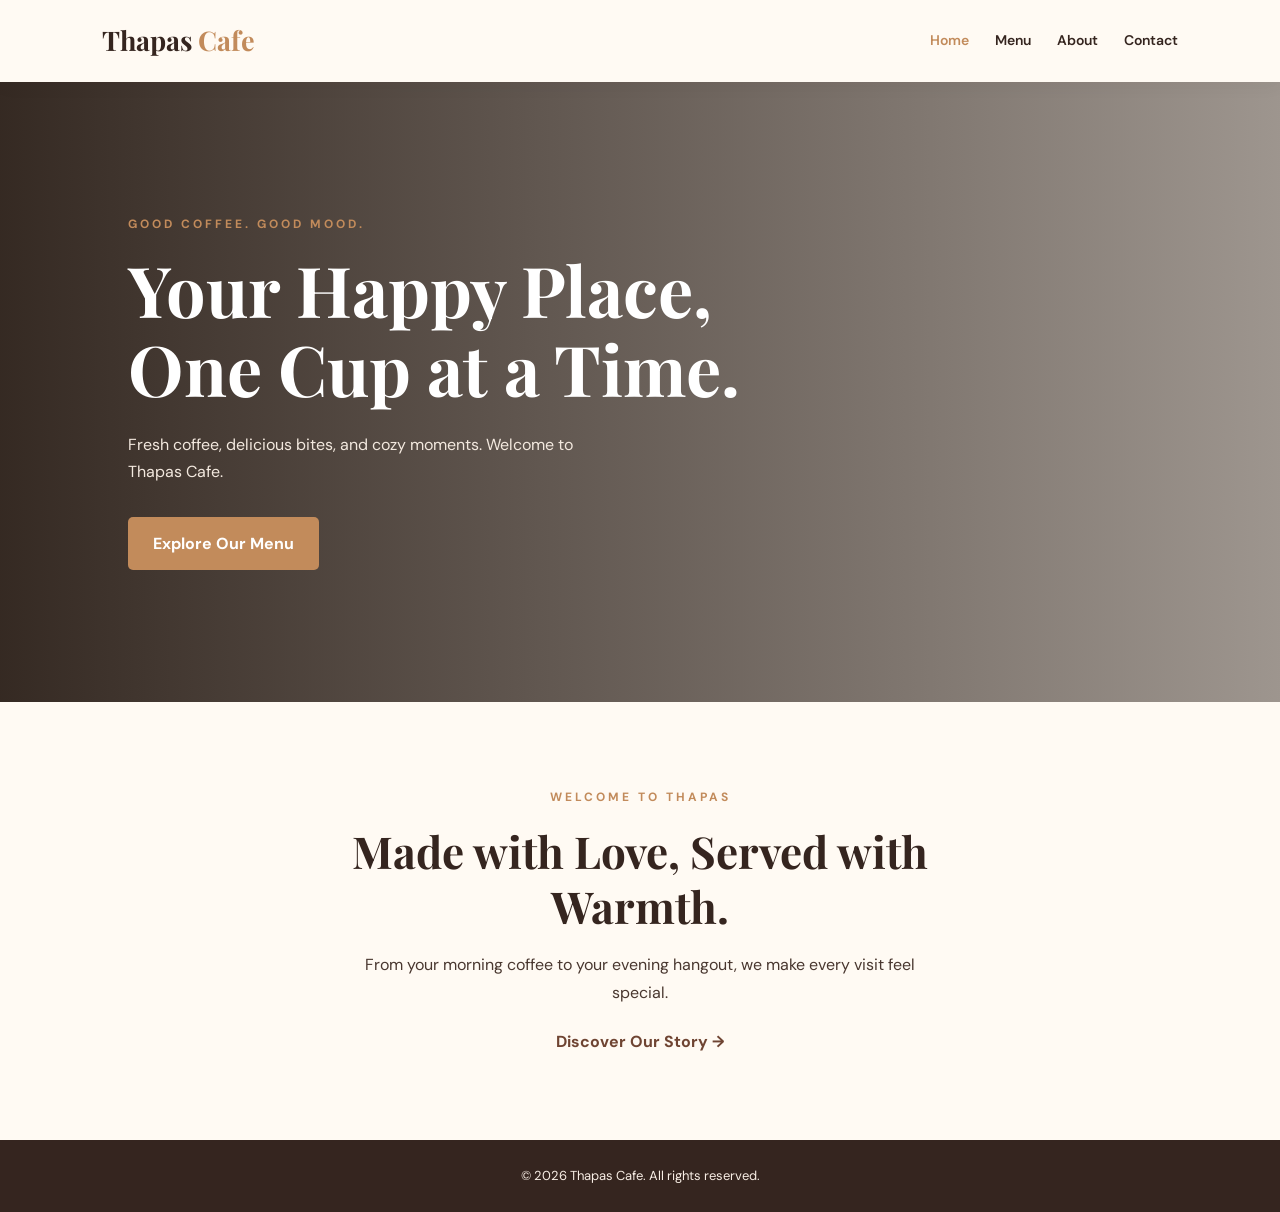
<file: index.html>
<!DOCTYPE html>
<html lang="en">
<head>
    <meta charset="UTF-8">

    <meta name="viewport" content="width=device-width, initial-scale=1.0">

    <title>Thapas Cafe | Cafe in Mundra</title>

    <meta name="description" content="Discover Thapas Cafe, a welcoming cafe in Mundra. Explore our menu, discover delicious food and beverages, and learn more about us.">

    <link rel="stylesheet" href="style.css">
</head>

<body>

    <!-- Navigation Bar -->
    <header class="navbar">
        <a href="index.html" class="logo">
            Thapas<span> Cafe</span>
        </a>

        <nav>
            <a href="index.html" class="active">Home</a>
            <a href="menu.html">Menu</a>
            <a href="about.html">About</a>
            <a href="contact.html">Contact</a>
        </nav>
    </header>

    <!-- Hero Section -->
    <main>
        <section class="hero">
            <div class="hero-content">
                <p class="eyebrow">GOOD COFFEE. GOOD MOOD.</p>

                <h1>
                    Your Happy Place,<br>
                    One Cup at a Time.
                </h1>

                <p class="hero-text">
                    Fresh coffee, delicious bites, and cozy moments.
                    Welcome to Thapas Cafe.
                </p>

                <a href="menu.html" class="btn">
                    Explore Our Menu
                </a>
            </div>
        </section>

        <!-- Welcome Section -->
        <section class="welcome">
            <p class="eyebrow">WELCOME TO THAPAS</p>

            <h2>Made with Love, Served with Warmth.</h2>

            <p>
                From your morning coffee to your evening hangout,
                we make every visit feel special.
            </p>

            <a href="about.html" class="text-link">
                Discover Our Story →
            </a>
        </section>
    </main>

    <!-- Footer -->
    <footer>
        <p>© 2026 Thapas Cafe. All rights reserved.</p>
    </footer>

</body>
</html>
</file>
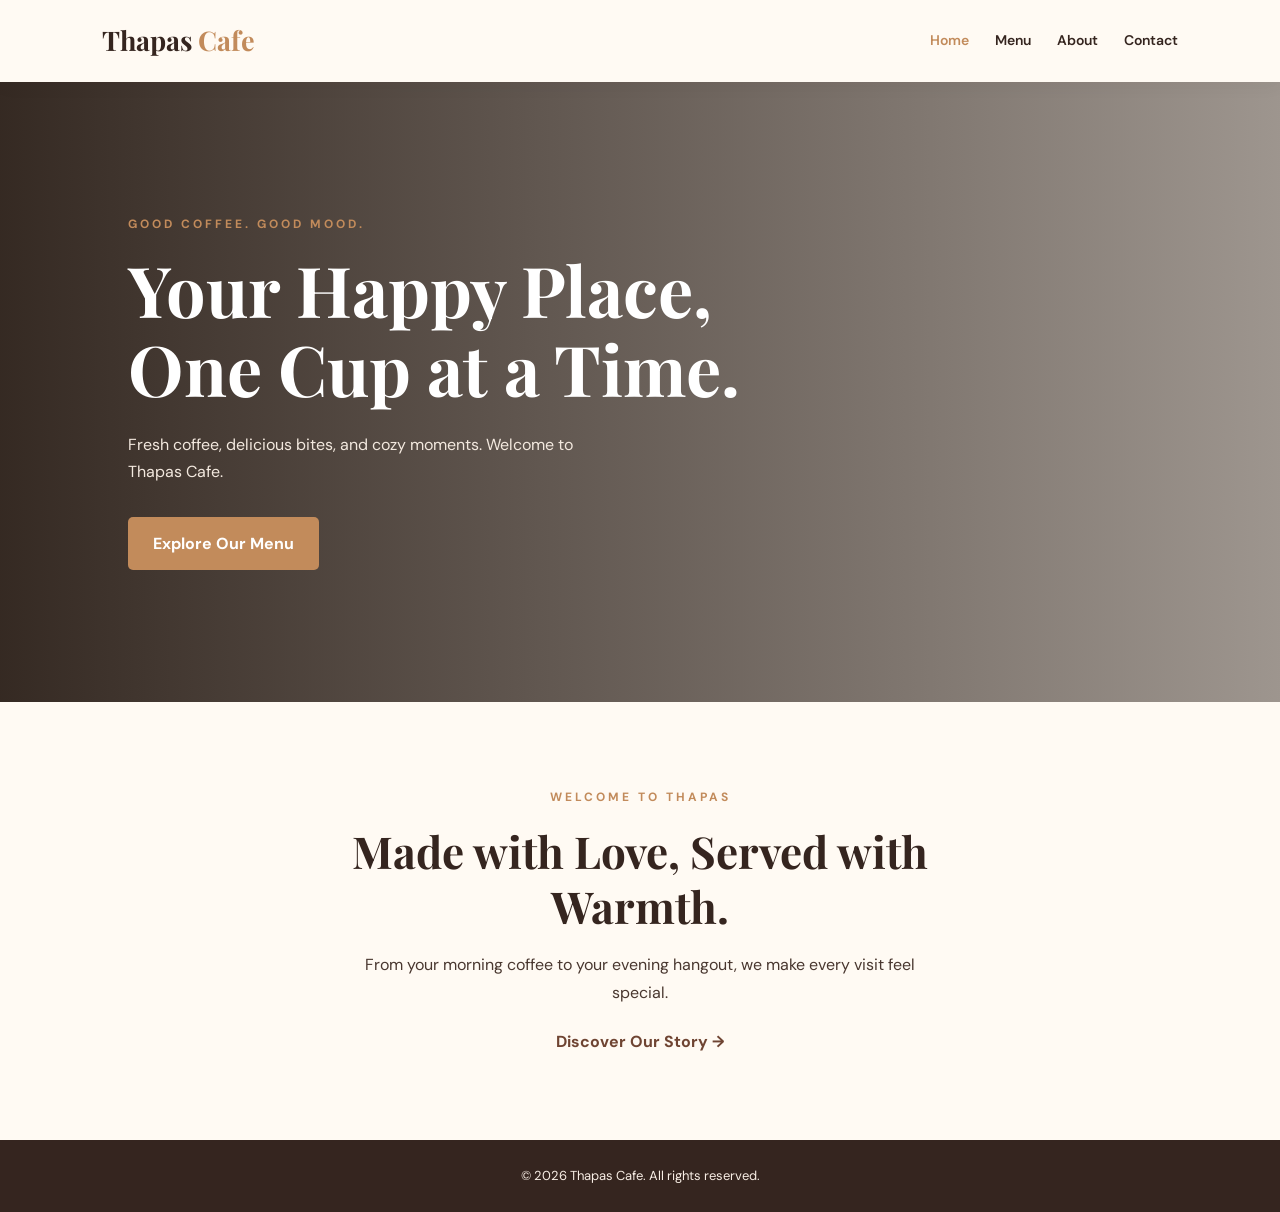
<file: Thapa's Cafe/index.html>
<!DOCTYPE html>
<html lang="en">
<head>
    <meta charset="UTF-8">
    <meta name="viewport" content="width=device-width, initial-scale=1.0">
    <title>Thapas Cafe | Home</title>
    <link rel="stylesheet" href="style.css">
</head>

<body>

    <!-- Navigation Bar -->
    <header class="navbar">
        <a href="index.html" class="logo">
            Thapas<span> Cafe</span>
        </a>

        <nav>
            <a href="index.html" class="active">Home</a>
            <a href="menu.html">Menu</a>
            <a href="about.html">About</a>
            <a href="contact.html">Contact</a>
        </nav>
    </header>

    <!-- Hero Section -->
    <main>
        <section class="hero">
            <div class="hero-content">
                <p class="eyebrow">GOOD COFFEE. GOOD MOOD.</p>

                <h1>
                    Your Happy Place,<br>
                    One Cup at a Time.
                </h1>

                <p class="hero-text">
                    Fresh coffee, delicious bites, and cozy moments.
                    Welcome to Thapas Cafe.
                </p>

                <a href="menu.html" class="btn">
                    Explore Our Menu
                </a>
            </div>
        </section>

        <!-- Welcome Section -->
        <section class="welcome">
            <p class="eyebrow">WELCOME TO THAPAS</p>

            <h2>Made with Love, Served with Warmth.</h2>

            <p>
                From your morning coffee to your evening hangout,
                we make every visit feel special.
            </p>

            <a href="about.html" class="text-link">
                Discover Our Story →
            </a>
        </section>
    </main>

    <!-- Footer -->
    <footer>
        <p>© 2026 Thapas Cafe. All rights reserved.</p>
    </footer>

</body>
</html>
</file>
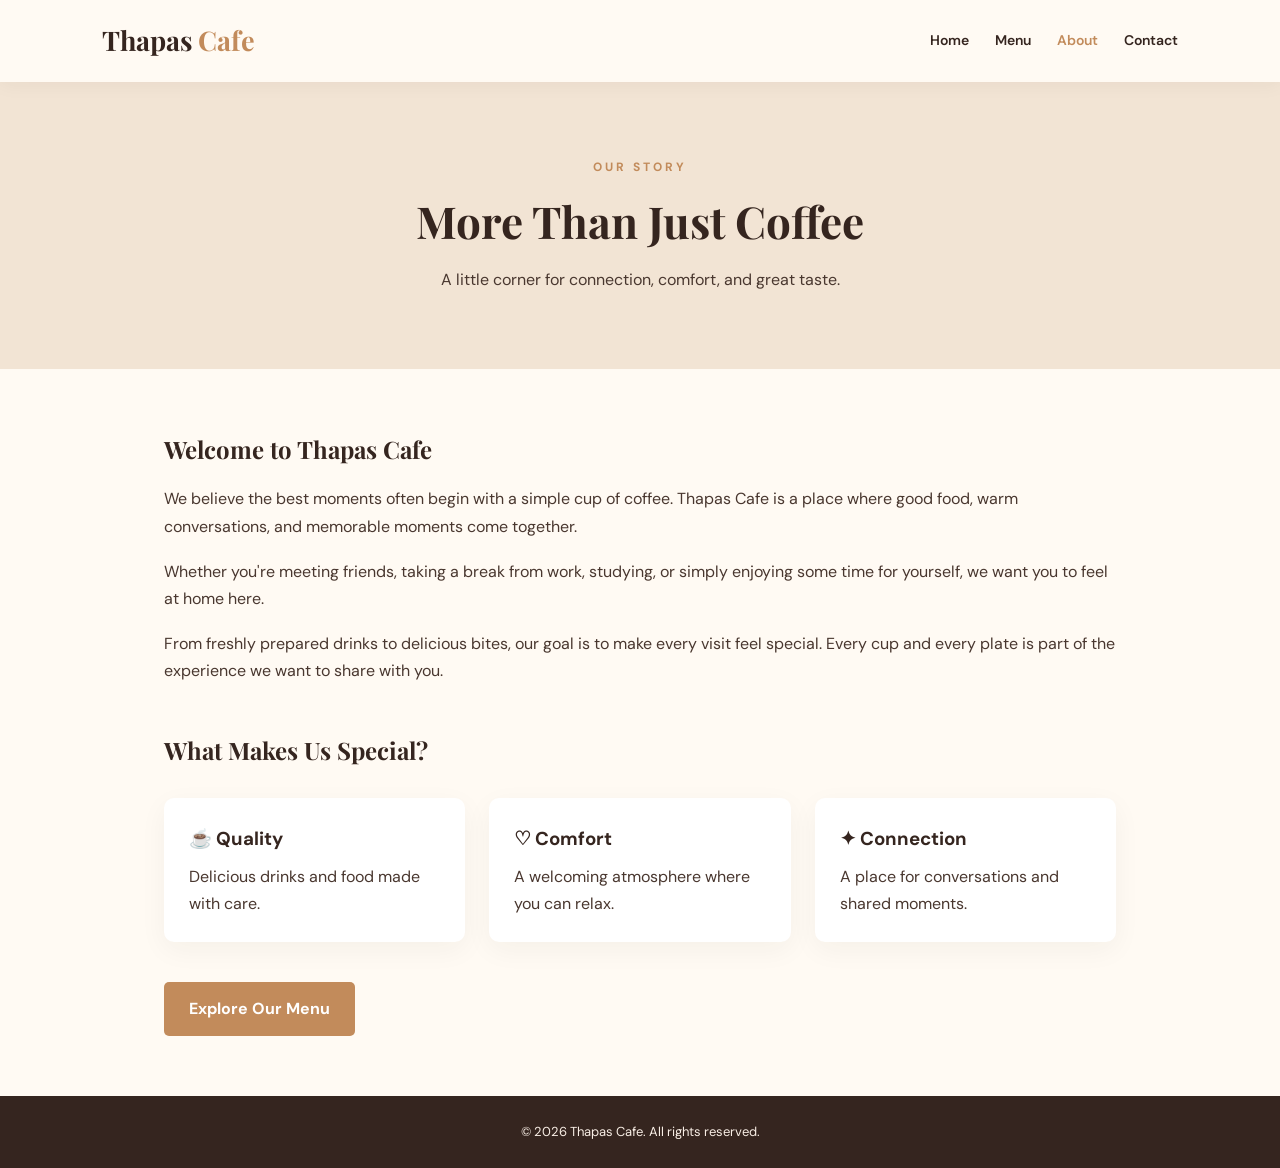
<file: about.html>
<!DOCTYPE html>
<html lang="en">
<head>
    <meta charset="UTF-8">

    <meta name="viewport" content="width=device-width, initial-scale=1.0">

    <title>About Us | Thapas Cafe Mundra</title>

    <meta name="description" content="Get to know Thapas Cafe in Mundra. Discover our story, our passion for good food and coffee, and the welcoming atmosphere we aim to create.">

    <link rel="stylesheet" href="style.css">
</head>
<body>

    <!-- Navigation Bar -->
    <header class="navbar">
        <a href="index.html" class="logo">
            Thapas<span> Cafe</span>
        </a>

        <nav>
            <a href="index.html">Home</a>
            <a href="menu.html">Menu</a>
            <a href="about.html" class="active">About</a>
            <a href="contact.html">Contact</a>
        </nav>
    </header>

    <!-- Page Heading -->
    <section class="page-hero">
        <p class="eyebrow">OUR STORY</p>
        <h1>More Than Just Coffee</h1>
        <p>A little corner for connection, comfort, and great taste.</p>
    </section>

    <!-- About Content -->
    <main class="page-content">

        <h2>Welcome to Thapas Cafe</h2>

        <p>
            We believe the best moments often begin with a simple
            cup of coffee. Thapas Cafe is a place where good food,
            warm conversations, and memorable moments come together.
        </p>

        <p style="margin-top: 18px;">
            Whether you're meeting friends, taking a break from work,
            studying, or simply enjoying some time for yourself,
            we want you to feel at home here.
        </p>

        <p style="margin-top: 18px;">
            From freshly prepared drinks to delicious bites,
            our goal is to make every visit feel special.
            Every cup and every plate is part of the experience
            we want to share with you.
        </p>

        <!-- Our Values -->
        <section style="margin-top: 45px;">
            <h2>What Makes Us Special?</h2>

            <div class="menu-grid">

                <article class="menu-card">
                    <h3>☕ Quality</h3>
                    <p>
                        Delicious drinks and food made with care.
                    </p>
                </article>

                <article class="menu-card">
                    <h3>♡ Comfort</h3>
                    <p>
                        A welcoming atmosphere where you can relax.
                    </p>
                </article>

                <article class="menu-card">
                    <h3>✦ Connection</h3>
                    <p>
                        A place for conversations and shared moments.
                    </p>
                </article>

            </div>
        </section>

        <!-- Menu Button -->
        <div style="margin-top: 40px;">
            <a href="menu.html" class="btn">
                Explore Our Menu
            </a>
        </div>

    </main>

    <!-- Footer -->
    <footer>
        <p>© 2026 Thapas Cafe. All rights reserved.</p>
    </footer>

</body>
</html>
</file>
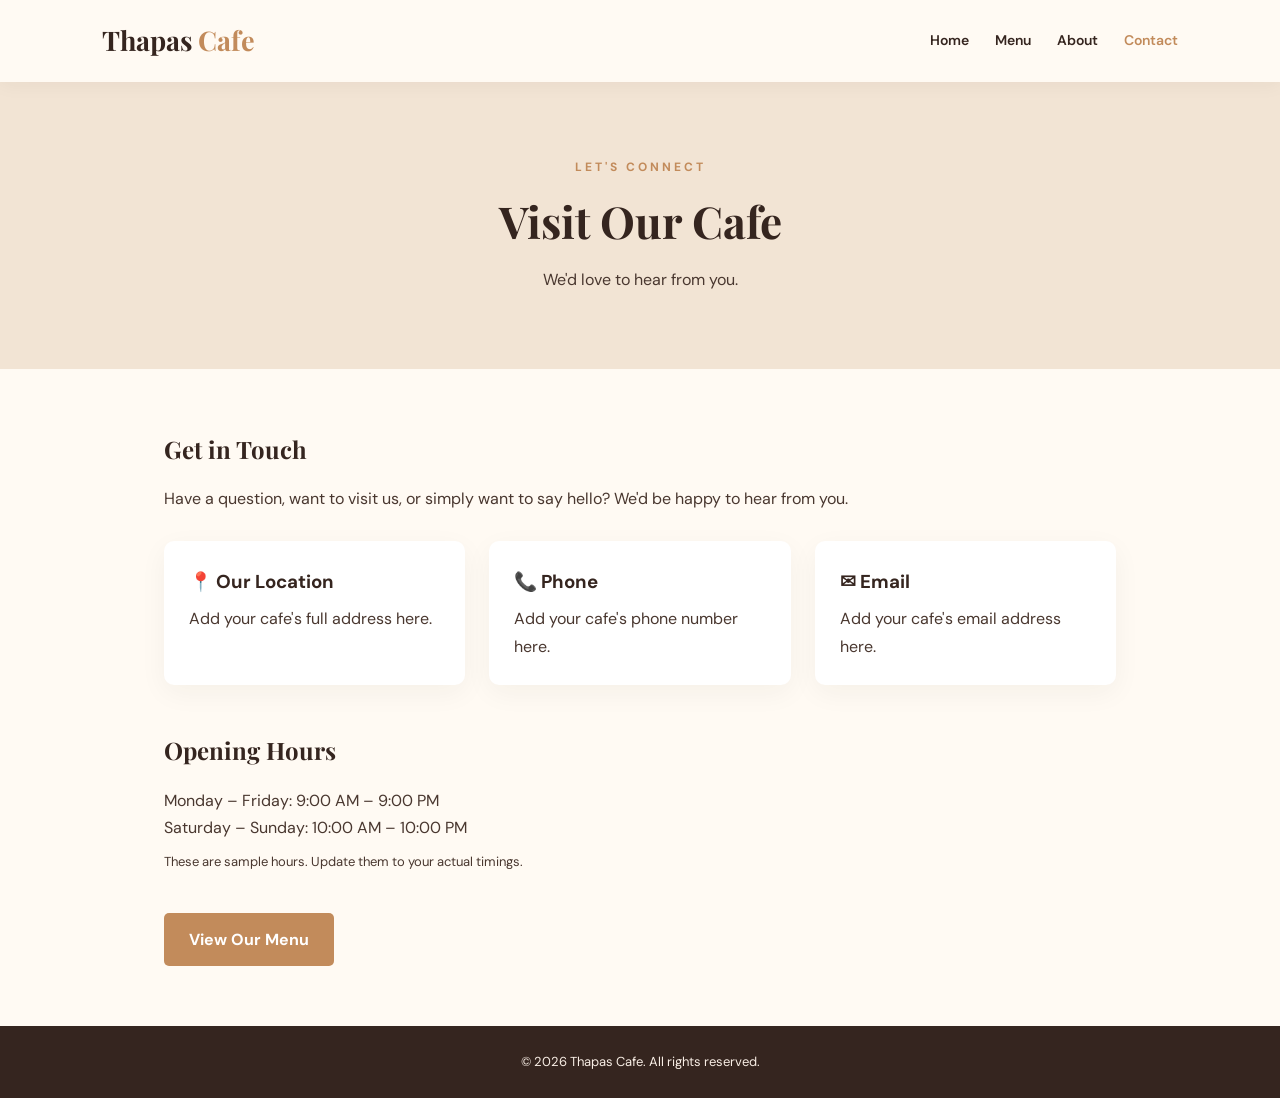
<file: contact.html>
<!DOCTYPE html>
<html lang="en">
<head>
    <meta charset="UTF-8">

    <meta name="viewport" content="width=device-width, initial-scale=1.0">

    <title>Contact Us | Thapas Cafe Mundra</title>

    <meta name="description" content="Find Thapas Cafe in Mundra. Get directions, explore our contact information and check our opening hours before your visit.">

    <link rel="stylesheet" href="style.css">
</head>
<body>

    <!-- Navigation Bar -->
    <header class="navbar">
        <a href="index.html" class="logo">
            Thapas<span> Cafe</span>
        </a>

        <nav>
            <a href="index.html">Home</a>
            <a href="menu.html">Menu</a>
            <a href="about.html">About</a>
            <a href="contact.html" class="active">Contact</a>
        </nav>
    </header>

    <!-- Page Heading -->
    <section class="page-hero">
        <p class="eyebrow">LET'S CONNECT</p>
        <h1>Visit Our Cafe</h1>
        <p>We'd love to hear from you.</p>
    </section>

    <!-- Contact Information -->
    <main class="page-content">

        <h2>Get in Touch</h2>

        <p>
            Have a question, want to visit us, or simply want to say hello?
            We'd be happy to hear from you.
        </p>

        <div class="menu-grid">

            <article class="menu-card">
                <h3>📍 Our Location</h3>
                <p>Add your cafe's full address here.</p>
            </article>

            <article class="menu-card">
                <h3>📞 Phone</h3>
                <p>Add your cafe's phone number here.</p>
            </article>

            <article class="menu-card">
                <h3>✉ Email</h3>
                <p>Add your cafe's email address here.</p>
            </article>

        </div>

        <!-- Opening Hours -->
        <section style="margin-top: 45px;">
            <h2>Opening Hours</h2>

            <p>Monday – Friday: 9:00 AM – 9:00 PM</p>
            <p>Saturday – Sunday: 10:00 AM – 10:00 PM</p>

            <p style="font-size: 13px; margin-top: 10px;">
                These are sample hours. Update them to your actual timings.
            </p>
        </section>

        <!-- Navigation Buttons -->
        <div style="margin-top: 40px;">
            <a href="menu.html" class="btn">
                View Our Menu
            </a>
        </div>

    </main>

    <!-- Footer -->
    <footer>
        <p>© 2026 Thapas Cafe. All rights reserved.</p>
    </footer>

</body>
</html>
</file>
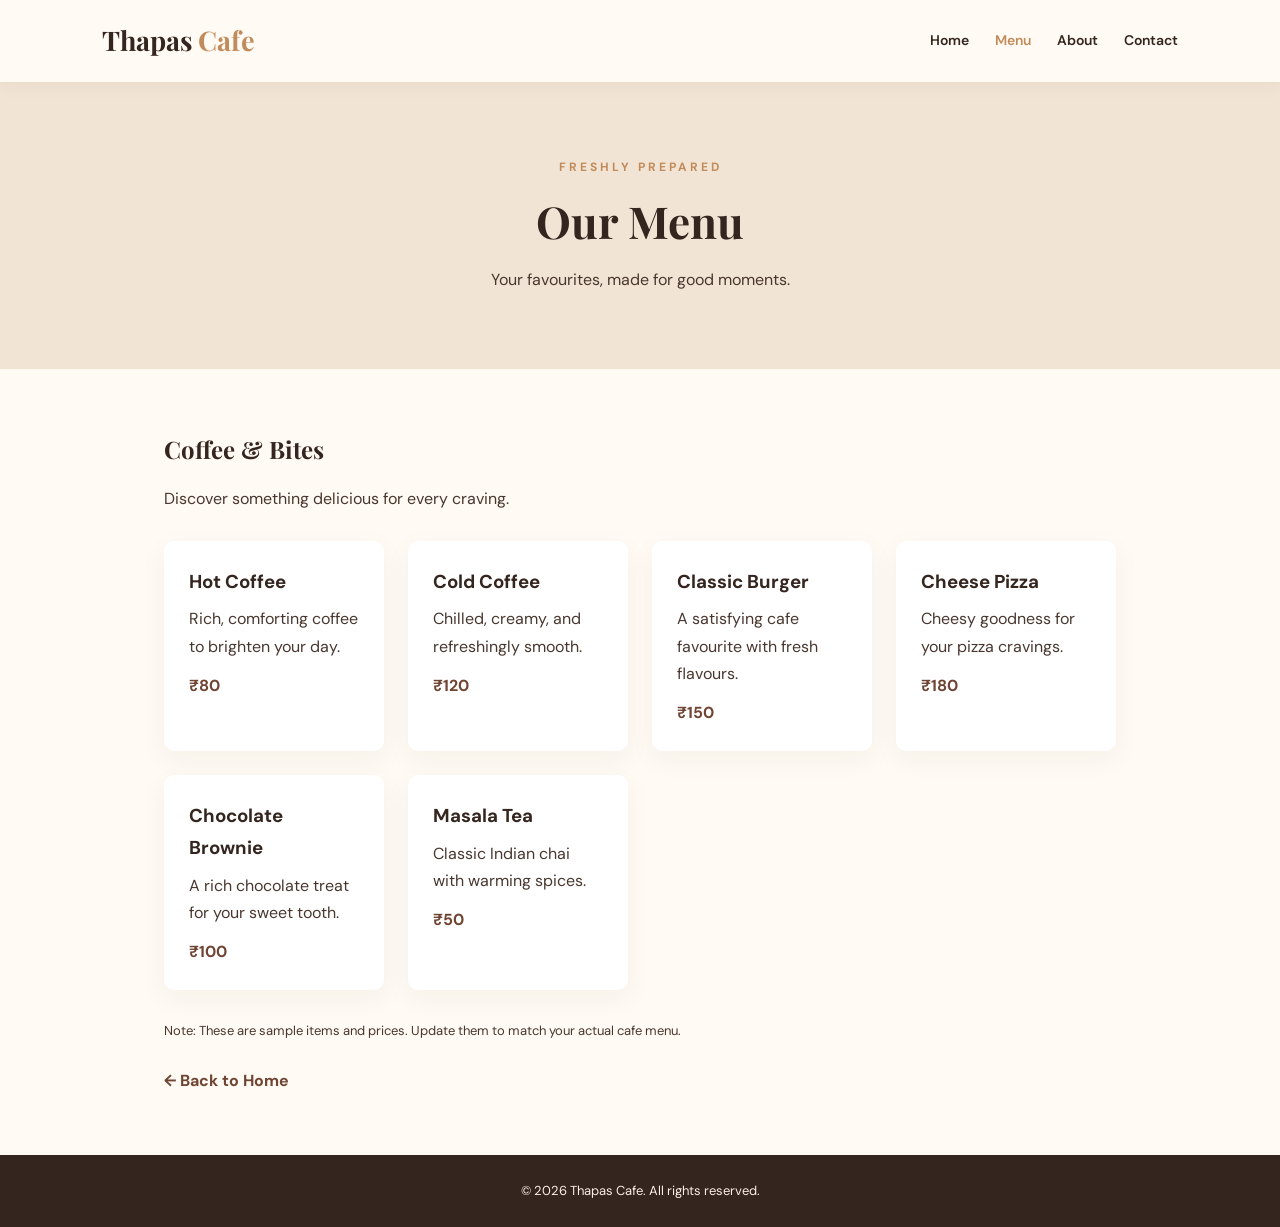
<file: menu.html>
<!DOCTYPE html>
<html lang="en">
<head>
    <meta charset="UTF-8">

    <meta name="viewport" content="width=device-width, initial-scale=1.0">

    <title>Menu | Thapas Cafe Mundra</title>

    <meta name="description" content="Explore the Thapas Cafe menu in Mundra, featuring coffee, refreshing beverages, delicious burgers, pizza, desserts and more.">

    <link rel="stylesheet" href="style.css">
</head>

<body>

    <!-- Navigation Bar -->
    <header class="navbar">
        <a href="index.html" class="logo">
            Thapas<span> Cafe</span>
        </a>

        <nav>
            <a href="index.html">Home</a>
            <a href="menu.html" class="active">Menu</a>
            <a href="about.html">About</a>
            <a href="contact.html">Contact</a>
        </nav>
    </header>

    <!-- Menu Page Heading -->
    <section class="page-hero">
        <p class="eyebrow">FRESHLY PREPARED</p>
        <h1>Our Menu</h1>
        <p>Your favourites, made for good moments.</p>
    </section>

    <!-- Menu Items -->
    <main class="page-content">

        <h2>Coffee & Bites</h2>
        <p>Discover something delicious for every craving.</p>

        <div class="menu-grid">

            <article class="menu-card">
                <h3>Hot Coffee</h3>
                <p>Rich, comforting coffee to brighten your day.</p>
                <p class="price">₹80</p>
            </article>

            <article class="menu-card">
                <h3>Cold Coffee</h3>
                <p>Chilled, creamy, and refreshingly smooth.</p>
                <p class="price">₹120</p>
            </article>

            <article class="menu-card">
                <h3>Classic Burger</h3>
                <p>A satisfying cafe favourite with fresh flavours.</p>
                <p class="price">₹150</p>
            </article>

            <article class="menu-card">
                <h3>Cheese Pizza</h3>
                <p>Cheesy goodness for your pizza cravings.</p>
                <p class="price">₹180</p>
            </article>

            <article class="menu-card">
                <h3>Chocolate Brownie</h3>
                <p>A rich chocolate treat for your sweet tooth.</p>
                <p class="price">₹100</p>
            </article>

            <article class="menu-card">
                <h3>Masala Tea</h3>
                <p>Classic Indian chai with warming spices.</p>
                <p class="price">₹50</p>
            </article>

        </div>

        <p style="margin-top: 30px; font-size: 13px;">
            Note: These are sample items and prices.
            Update them to match your actual cafe menu.
        </p>

        <p style="margin-top: 25px;">
            <a href="index.html" class="text-link">
                ← Back to Home
            </a>
        </p>

    </main>

    <!-- Footer -->
    <footer>
        <p>© 2026 Thapas Cafe. All rights reserved.</p>
    </footer>

</body>
</html>
</file>
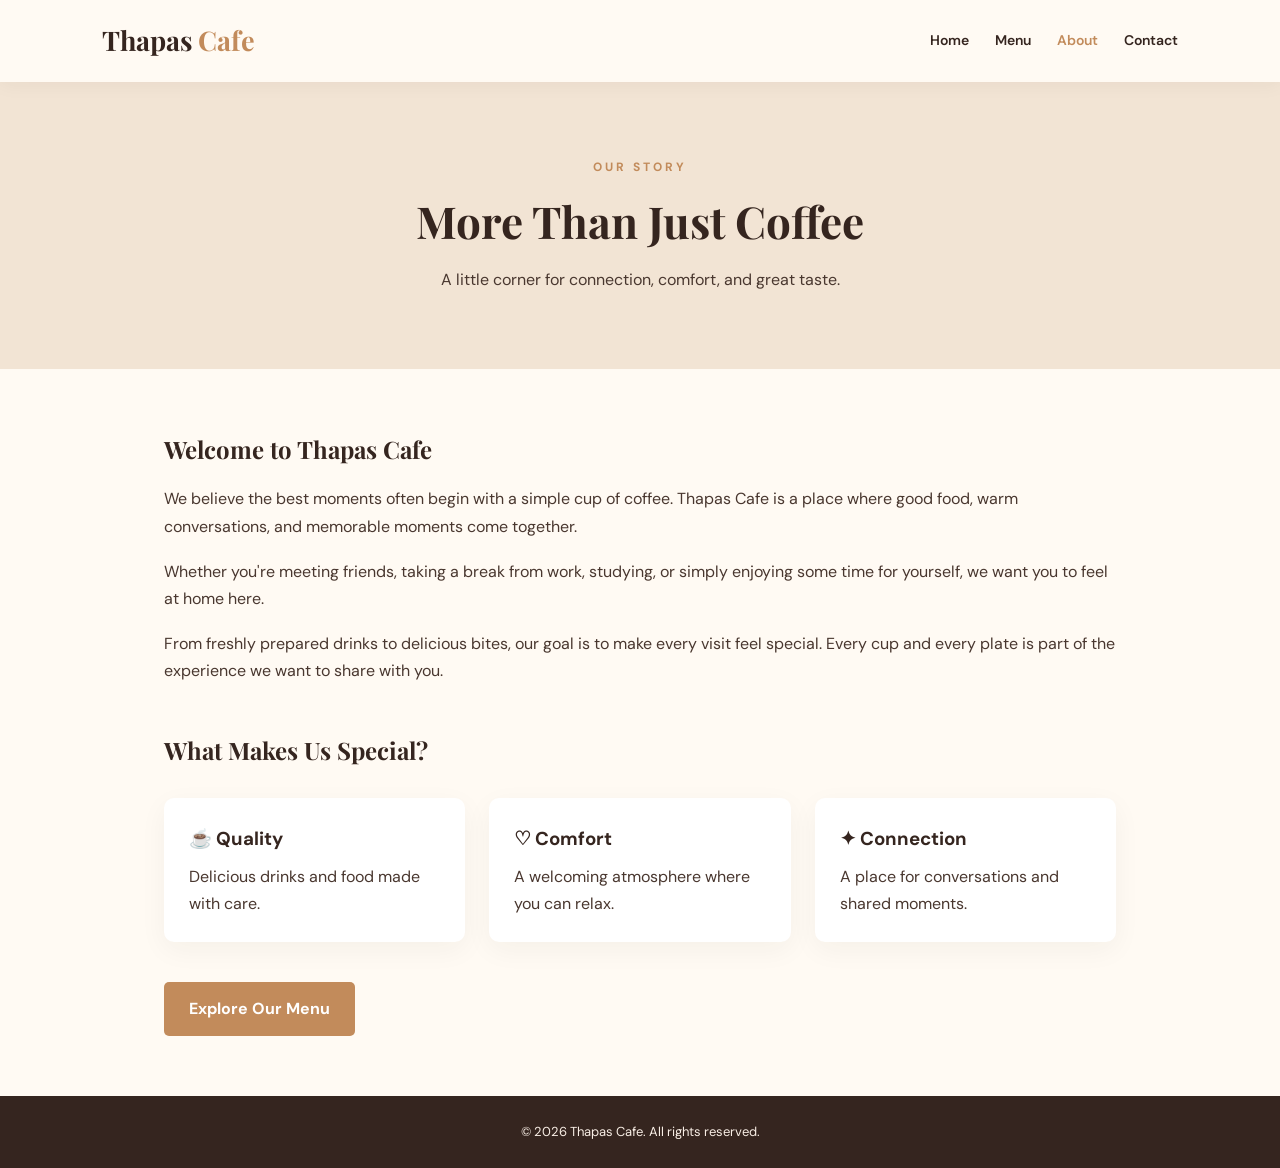
<file: Thapa's Cafe/about.html>
<!DOCTYPE html>
<html lang="en">
<head>
    <meta charset="UTF-8">
    <meta name="viewport" content="width=device-width, initial-scale=1.0">
    <title>Thapas Cafe | About Us</title>
    <link rel="stylesheet" href="style.css">
</head>

<body>

    <!-- Navigation Bar -->
    <header class="navbar">
        <a href="index.html" class="logo">
            Thapas<span> Cafe</span>
        </a>

        <nav>
            <a href="index.html">Home</a>
            <a href="menu.html">Menu</a>
            <a href="about.html" class="active">About</a>
            <a href="contact.html">Contact</a>
        </nav>
    </header>

    <!-- Page Heading -->
    <section class="page-hero">
        <p class="eyebrow">OUR STORY</p>
        <h1>More Than Just Coffee</h1>
        <p>A little corner for connection, comfort, and great taste.</p>
    </section>

    <!-- About Content -->
    <main class="page-content">

        <h2>Welcome to Thapas Cafe</h2>

        <p>
            We believe the best moments often begin with a simple
            cup of coffee. Thapas Cafe is a place where good food,
            warm conversations, and memorable moments come together.
        </p>

        <p style="margin-top: 18px;">
            Whether you're meeting friends, taking a break from work,
            studying, or simply enjoying some time for yourself,
            we want you to feel at home here.
        </p>

        <p style="margin-top: 18px;">
            From freshly prepared drinks to delicious bites,
            our goal is to make every visit feel special.
            Every cup and every plate is part of the experience
            we want to share with you.
        </p>

        <!-- Our Values -->
        <section style="margin-top: 45px;">
            <h2>What Makes Us Special?</h2>

            <div class="menu-grid">

                <article class="menu-card">
                    <h3>☕ Quality</h3>
                    <p>
                        Delicious drinks and food made with care.
                    </p>
                </article>

                <article class="menu-card">
                    <h3>♡ Comfort</h3>
                    <p>
                        A welcoming atmosphere where you can relax.
                    </p>
                </article>

                <article class="menu-card">
                    <h3>✦ Connection</h3>
                    <p>
                        A place for conversations and shared moments.
                    </p>
                </article>

            </div>
        </section>

        <!-- Menu Button -->
        <div style="margin-top: 40px;">
            <a href="menu.html" class="btn">
                Explore Our Menu
            </a>
        </div>

    </main>

    <!-- Footer -->
    <footer>
        <p>© 2026 Thapas Cafe. All rights reserved.</p>
    </footer>

</body>
</html>
</file>
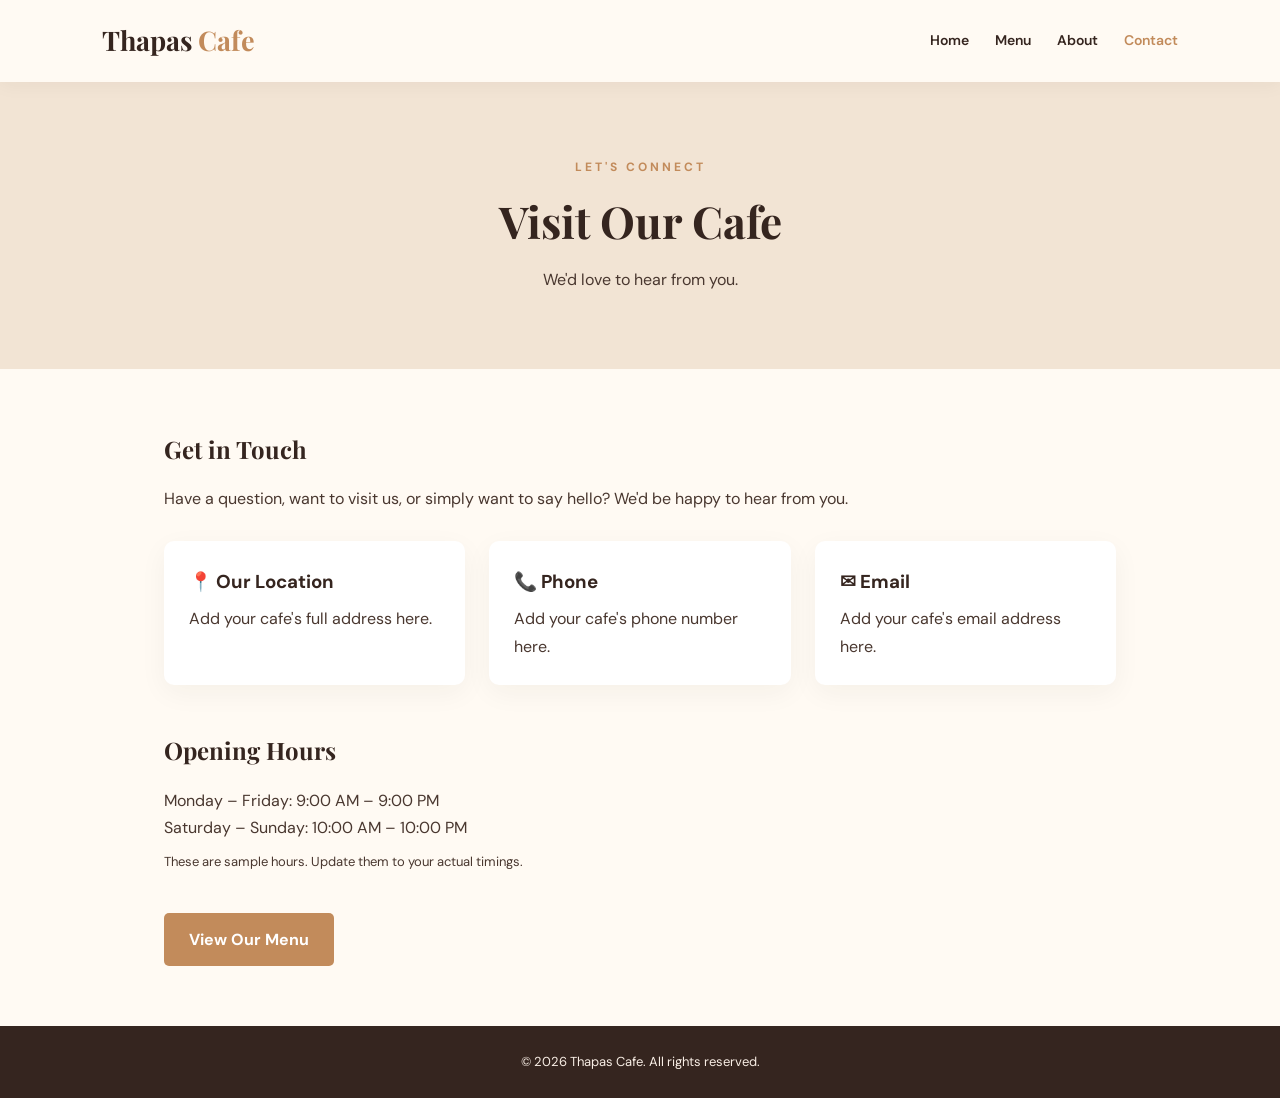
<file: Thapa's Cafe/contact.html>
<!DOCTYPE html>
<html lang="en">
<head>
    <meta charset="UTF-8">
    <meta name="viewport" content="width=device-width, initial-scale=1.0">
    <title>Thapas Cafe | Contact</title>
    <link rel="stylesheet" href="style.css">
</head>

<body>

    <!-- Navigation Bar -->
    <header class="navbar">
        <a href="index.html" class="logo">
            Thapas<span> Cafe</span>
        </a>

        <nav>
            <a href="index.html">Home</a>
            <a href="menu.html">Menu</a>
            <a href="about.html">About</a>
            <a href="contact.html" class="active">Contact</a>
        </nav>
    </header>

    <!-- Page Heading -->
    <section class="page-hero">
        <p class="eyebrow">LET'S CONNECT</p>
        <h1>Visit Our Cafe</h1>
        <p>We'd love to hear from you.</p>
    </section>

    <!-- Contact Information -->
    <main class="page-content">

        <h2>Get in Touch</h2>

        <p>
            Have a question, want to visit us, or simply want to say hello?
            We'd be happy to hear from you.
        </p>

        <div class="menu-grid">

            <article class="menu-card">
                <h3>📍 Our Location</h3>
                <p>Add your cafe's full address here.</p>
            </article>

            <article class="menu-card">
                <h3>📞 Phone</h3>
                <p>Add your cafe's phone number here.</p>
            </article>

            <article class="menu-card">
                <h3>✉ Email</h3>
                <p>Add your cafe's email address here.</p>
            </article>

        </div>

        <!-- Opening Hours -->
        <section style="margin-top: 45px;">
            <h2>Opening Hours</h2>

            <p>Monday – Friday: 9:00 AM – 9:00 PM</p>
            <p>Saturday – Sunday: 10:00 AM – 10:00 PM</p>

            <p style="font-size: 13px; margin-top: 10px;">
                These are sample hours. Update them to your actual timings.
            </p>
        </section>

        <!-- Navigation Buttons -->
        <div style="margin-top: 40px;">
            <a href="menu.html" class="btn">
                View Our Menu
            </a>
        </div>

    </main>

    <!-- Footer -->
    <footer>
        <p>© 2026 Thapas Cafe. All rights reserved.</p>
    </footer>

</body>
</html>
</file>
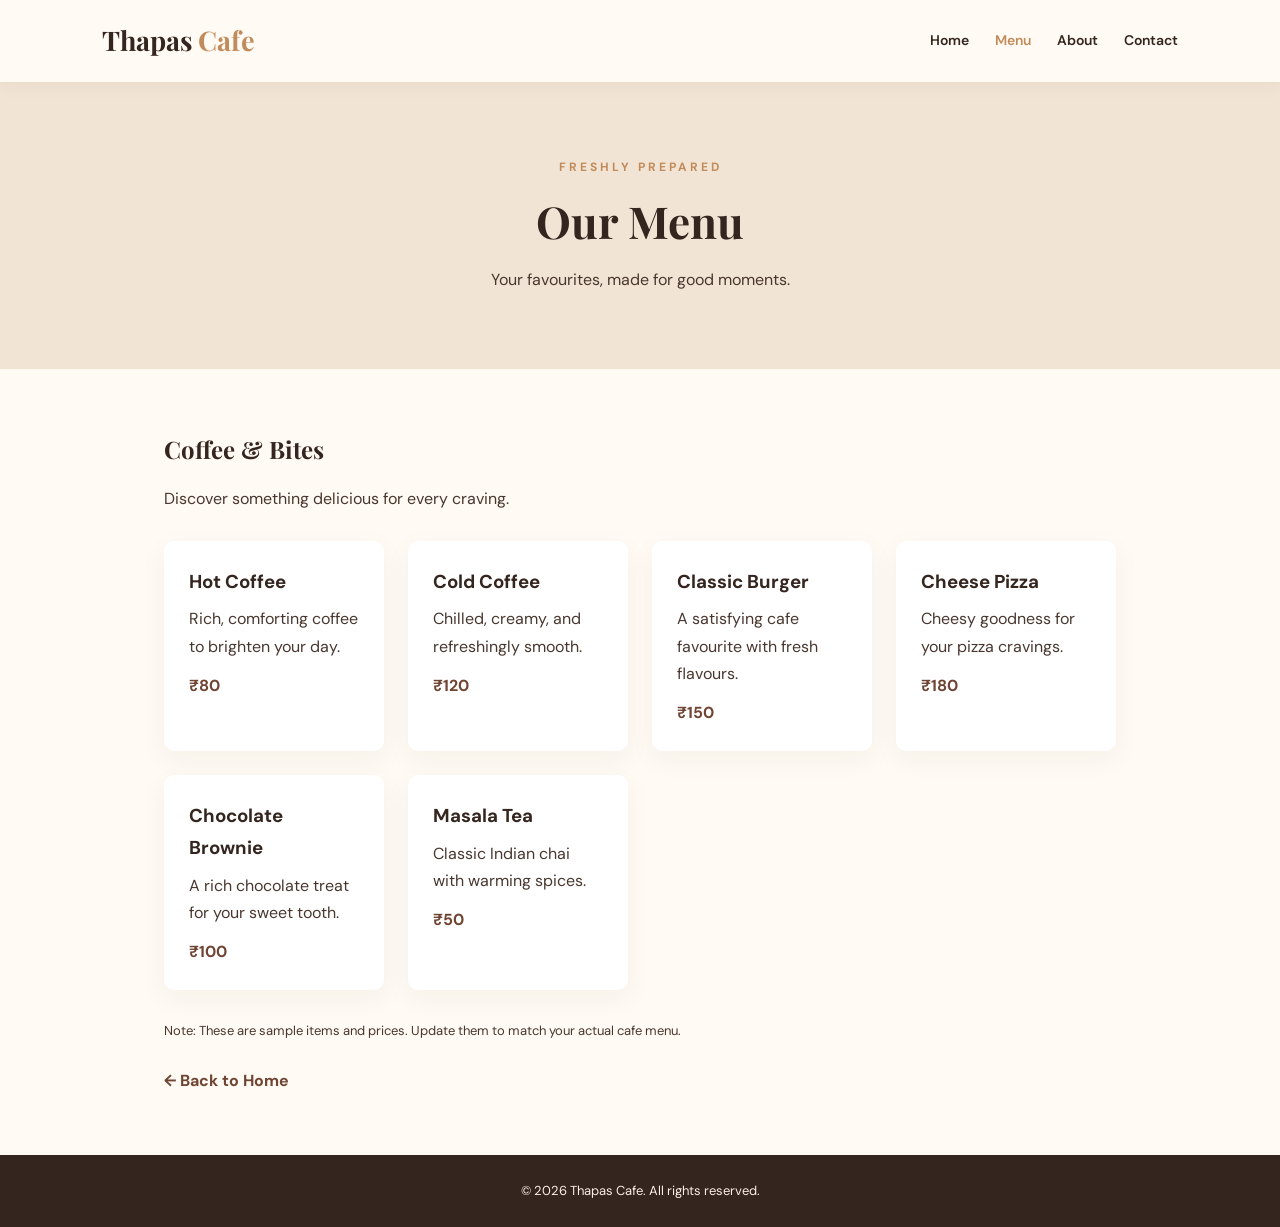
<file: Thapa's Cafe/menu.html>
<!DOCTYPE html>
<html lang="en">
<head>
    <meta charset="UTF-8">
    <meta name="viewport" content="width=device-width, initial-scale=1.0">
    <title>Thapas Cafe | Menu</title>
    <link rel="stylesheet" href="style.css">
</head>

<body>

    <!-- Navigation Bar -->
    <header class="navbar">
        <a href="index.html" class="logo">
            Thapas<span> Cafe</span>
        </a>

        <nav>
            <a href="index.html">Home</a>
            <a href="menu.html" class="active">Menu</a>
            <a href="about.html">About</a>
            <a href="contact.html">Contact</a>
        </nav>
    </header>

    <!-- Menu Page Heading -->
    <section class="page-hero">
        <p class="eyebrow">FRESHLY PREPARED</p>
        <h1>Our Menu</h1>
        <p>Your favourites, made for good moments.</p>
    </section>

    <!-- Menu Items -->
    <main class="page-content">

        <h2>Coffee & Bites</h2>
        <p>Discover something delicious for every craving.</p>

        <div class="menu-grid">

            <article class="menu-card">
                <h3>Hot Coffee</h3>
                <p>Rich, comforting coffee to brighten your day.</p>
                <p class="price">₹80</p>
            </article>

            <article class="menu-card">
                <h3>Cold Coffee</h3>
                <p>Chilled, creamy, and refreshingly smooth.</p>
                <p class="price">₹120</p>
            </article>

            <article class="menu-card">
                <h3>Classic Burger</h3>
                <p>A satisfying cafe favourite with fresh flavours.</p>
                <p class="price">₹150</p>
            </article>

            <article class="menu-card">
                <h3>Cheese Pizza</h3>
                <p>Cheesy goodness for your pizza cravings.</p>
                <p class="price">₹180</p>
            </article>

            <article class="menu-card">
                <h3>Chocolate Brownie</h3>
                <p>A rich chocolate treat for your sweet tooth.</p>
                <p class="price">₹100</p>
            </article>

            <article class="menu-card">
                <h3>Masala Tea</h3>
                <p>Classic Indian chai with warming spices.</p>
                <p class="price">₹50</p>
            </article>

        </div>

        <p style="margin-top: 30px; font-size: 13px;">
            Note: These are sample items and prices.
            Update them to match your actual cafe menu.
        </p>

        <p style="margin-top: 25px;">
            <a href="index.html" class="text-link">
                ← Back to Home
            </a>
        </p>

    </main>

    <!-- Footer -->
    <footer>
        <p>© 2026 Thapas Cafe. All rights reserved.</p>
    </footer>

</body>
</html>
</file>
<file: style.css>
@import url('https://fonts.googleapis.com/css2?family=DM+Sans:wght@400;500;600;700&family=Playfair+Display:wght@500;600;700&display=swap');

/* ===== COLOR SETTINGS ===== */
:root {
    --coffee: #35251f;
    --brown: #6f4432;
    --caramel: #c28b5b;
    --cream: #fffaf3;
    --text: #49372f;
}

/* ===== RESET ===== */
* {
    margin: 0;
    padding: 0;
    box-sizing: border-box;
}

body {
    font-family: 'DM Sans', sans-serif;
    color: var(--text);
    background: var(--cream);
    line-height: 1.7;
}

/* ===== NAVIGATION BAR ===== */
.navbar {
    min-height: 82px;
    padding: 18px 8%;
    display: flex;
    justify-content: space-between;
    align-items: center;
    gap: 24px;
    background: var(--cream);
    position: sticky;
    top: 0;
    z-index: 10;
    box-shadow: 0 3px 18px #35251f0c;
}

.logo {
    font-family: 'Playfair Display', serif;
    font-size: 27px;
    font-weight: 700;
    color: var(--coffee);
    text-decoration: none;
    white-space: nowrap;
}

.logo span {
    color: var(--caramel);
}

nav {
    display: flex;
    flex-wrap: wrap;
    gap: 26px;
}

nav a {
    color: var(--coffee);
    text-decoration: none;
    font-size: 14px;
    font-weight: 600;
    transition: color 0.2s ease;
}

nav a:hover,
nav a.active {
    color: var(--caramel);
}

/* ===== HOME HERO SECTION ===== */
.hero {
    min-height: 620px;
    display: flex;
    align-items: center;
    padding: 80px 10%;
    color: white;

    background:
        linear-gradient(90deg, #21150ee8, #21150e70),
        url('https://images.unsplash.com/photo-1445116572660-236099ec97a0?auto=format&fit=crop&w=1800&q=85')
        center / cover no-repeat;
}

.hero-content {
    max-width: 650px;
}

.eyebrow {
    color: var(--caramel);
    font-size: 12px;
    font-weight: 700;
    letter-spacing: 3px;
    margin-bottom: 16px;
}

.hero h1 {
    font-family: 'Playfair Display', serif;
    font-size: clamp(42px, 6vw, 70px);
    line-height: 1.13;
    margin-bottom: 22px;
}

.hero-text {
    max-width: 480px;
    color: #f3e9df;
    margin-bottom: 32px;
}

/* ===== BUTTONS ===== */
.btn {
    display: inline-block;
    background: var(--caramel);
    color: white;
    text-decoration: none;
    padding: 13px 25px;
    border-radius: 5px;
    font-weight: 700;
    transition: background 0.2s ease,
                transform 0.2s ease;
}

.btn:hover {
    background: var(--brown);
    transform: translateY(-2px);
}

/* ===== WELCOME SECTION ===== */
.welcome {
    padding: 85px 20px;
    text-align: center;
    max-width: 800px;
    margin: auto;
}

.welcome h2,
.page-hero h1 {
    font-family: 'Playfair Display', serif;
    color: var(--coffee);
    font-size: clamp(30px, 4vw, 44px);
    line-height: 1.25;
    margin-bottom: 18px;
}

.welcome > p:not(.eyebrow) {
    max-width: 580px;
    margin: 0 auto 22px;
}

.text-link {
    color: var(--brown);
    font-weight: 700;
    text-decoration: none;
}

.text-link:hover {
    color: var(--caramel);
}

/* ===== OTHER PAGE HEADINGS ===== */
.page-hero {
    padding: 75px 20px;
    text-align: center;
    background: #f2e4d4;
}

/* ===== OTHER PAGE CONTENT ===== */
.page-content {
    max-width: 1000px;
    padding: 60px 24px;
    margin: auto;
}

.page-content h2 {
    font-family: 'Playfair Display', serif;
    margin-bottom: 16px;
    color: var(--coffee);
}

/* ===== MENU CARDS ===== */
.menu-grid {
    display: grid;
    grid-template-columns: repeat(
        auto-fit,
        minmax(220px, 1fr)
    );
    gap: 24px;
    margin-top: 28px;
}

.menu-card {
    background: white;
    border-radius: 10px;
    padding: 25px;
    box-shadow: 0 8px 28px #35251f0c;
    transition: transform 0.2s ease,
                box-shadow 0.2s ease;
}

.menu-card:hover {
    transform: translateY(-5px);
    box-shadow: 0 12px 30px #35251f18;
}

.menu-card h3 {
    color: var(--coffee);
    margin-bottom: 8px;
}

.price {
    color: var(--brown);
    font-weight: 700;
    margin-top: 12px;
}

/* ===== CONTACT DETAILS ===== */
.contact-details p {
    margin-bottom: 12px;
}

/* ===== FOOTER ===== */
footer {
    padding: 25px 20px;
    text-align: center;
    background: var(--coffee);
    color: #f8eee5;
    font-size: 13px;
}

/* ===== MOBILE RESPONSIVENESS ===== */
@media (max-width: 650px) {
    .navbar {
        flex-direction: column;
        gap: 12px;
        padding: 18px;
    }

    nav {
        justify-content: center;
        gap: 16px;
    }

    .hero {
        min-height: 520px;
        padding: 60px 8%;
    }
}

/* ===== ACCESSIBILITY ===== */
@media (prefers-reduced-motion: reduce) {
    *,
    *::before,
    *::after {
        scroll-behavior: auto !important;
        transition: none !important;
    }
}
</file>
<file: Thapa's Cafe/style.css>
@import url('https://fonts.googleapis.com/css2?family=DM+Sans:wght@400;500;600;700&family=Playfair+Display:wght@500;600;700&display=swap');

/* ===== COLOR SETTINGS ===== */
:root {
    --coffee: #35251f;
    --brown: #6f4432;
    --caramel: #c28b5b;
    --cream: #fffaf3;
    --text: #49372f;
}

/* ===== RESET ===== */
* {
    margin: 0;
    padding: 0;
    box-sizing: border-box;
}

body {
    font-family: 'DM Sans', sans-serif;
    color: var(--text);
    background: var(--cream);
    line-height: 1.7;
}

/* ===== NAVIGATION BAR ===== */
.navbar {
    min-height: 82px;
    padding: 18px 8%;
    display: flex;
    justify-content: space-between;
    align-items: center;
    gap: 24px;
    background: var(--cream);
    position: sticky;
    top: 0;
    z-index: 10;
    box-shadow: 0 3px 18px #35251f0c;
}

.logo {
    font-family: 'Playfair Display', serif;
    font-size: 27px;
    font-weight: 700;
    color: var(--coffee);
    text-decoration: none;
    white-space: nowrap;
}

.logo span {
    color: var(--caramel);
}

nav {
    display: flex;
    flex-wrap: wrap;
    gap: 26px;
}

nav a {
    color: var(--coffee);
    text-decoration: none;
    font-size: 14px;
    font-weight: 600;
    transition: color 0.2s ease;
}

nav a:hover,
nav a.active {
    color: var(--caramel);
}

/* ===== HOME HERO SECTION ===== */
.hero {
    min-height: 620px;
    display: flex;
    align-items: center;
    padding: 80px 10%;
    color: white;

    background:
        linear-gradient(90deg, #21150ee8, #21150e70),
        url('https://images.unsplash.com/photo-1445116572660-236099ec97a0?auto=format&fit=crop&w=1800&q=85')
        center / cover no-repeat;
}

.hero-content {
    max-width: 650px;
}

.eyebrow {
    color: var(--caramel);
    font-size: 12px;
    font-weight: 700;
    letter-spacing: 3px;
    margin-bottom: 16px;
}

.hero h1 {
    font-family: 'Playfair Display', serif;
    font-size: clamp(42px, 6vw, 70px);
    line-height: 1.13;
    margin-bottom: 22px;
}

.hero-text {
    max-width: 480px;
    color: #f3e9df;
    margin-bottom: 32px;
}

/* ===== BUTTONS ===== */
.btn {
    display: inline-block;
    background: var(--caramel);
    color: white;
    text-decoration: none;
    padding: 13px 25px;
    border-radius: 5px;
    font-weight: 700;
    transition: background 0.2s ease,
                transform 0.2s ease;
}

.btn:hover {
    background: var(--brown);
    transform: translateY(-2px);
}

/* ===== WELCOME SECTION ===== */
.welcome {
    padding: 85px 20px;
    text-align: center;
    max-width: 800px;
    margin: auto;
}

.welcome h2,
.page-hero h1 {
    font-family: 'Playfair Display', serif;
    color: var(--coffee);
    font-size: clamp(30px, 4vw, 44px);
    line-height: 1.25;
    margin-bottom: 18px;
}

.welcome > p:not(.eyebrow) {
    max-width: 580px;
    margin: 0 auto 22px;
}

.text-link {
    color: var(--brown);
    font-weight: 700;
    text-decoration: none;
}

.text-link:hover {
    color: var(--caramel);
}

/* ===== OTHER PAGE HEADINGS ===== */
.page-hero {
    padding: 75px 20px;
    text-align: center;
    background: #f2e4d4;
}

/* ===== OTHER PAGE CONTENT ===== */
.page-content {
    max-width: 1000px;
    padding: 60px 24px;
    margin: auto;
}

.page-content h2 {
    font-family: 'Playfair Display', serif;
    margin-bottom: 16px;
    color: var(--coffee);
}

/* ===== MENU CARDS ===== */
.menu-grid {
    display: grid;
    grid-template-columns: repeat(
        auto-fit,
        minmax(220px, 1fr)
    );
    gap: 24px;
    margin-top: 28px;
}

.menu-card {
    background: white;
    border-radius: 10px;
    padding: 25px;
    box-shadow: 0 8px 28px #35251f0c;
    transition: transform 0.2s ease,
                box-shadow 0.2s ease;
}

.menu-card:hover {
    transform: translateY(-5px);
    box-shadow: 0 12px 30px #35251f18;
}

.menu-card h3 {
    color: var(--coffee);
    margin-bottom: 8px;
}

.price {
    color: var(--brown);
    font-weight: 700;
    margin-top: 12px;
}

/* ===== CONTACT DETAILS ===== */
.contact-details p {
    margin-bottom: 12px;
}

/* ===== FOOTER ===== */
footer {
    padding: 25px 20px;
    text-align: center;
    background: var(--coffee);
    color: #f8eee5;
    font-size: 13px;
}

/* ===== MOBILE RESPONSIVENESS ===== */
@media (max-width: 650px) {
    .navbar {
        flex-direction: column;
        gap: 12px;
        padding: 18px;
    }

    nav {
        justify-content: center;
        gap: 16px;
    }

    .hero {
        min-height: 520px;
        padding: 60px 8%;
    }
}

/* ===== ACCESSIBILITY ===== */
@media (prefers-reduced-motion: reduce) {
    *,
    *::before,
    *::after {
        scroll-behavior: auto !important;
        transition: none !important;
    }
}
</file>
